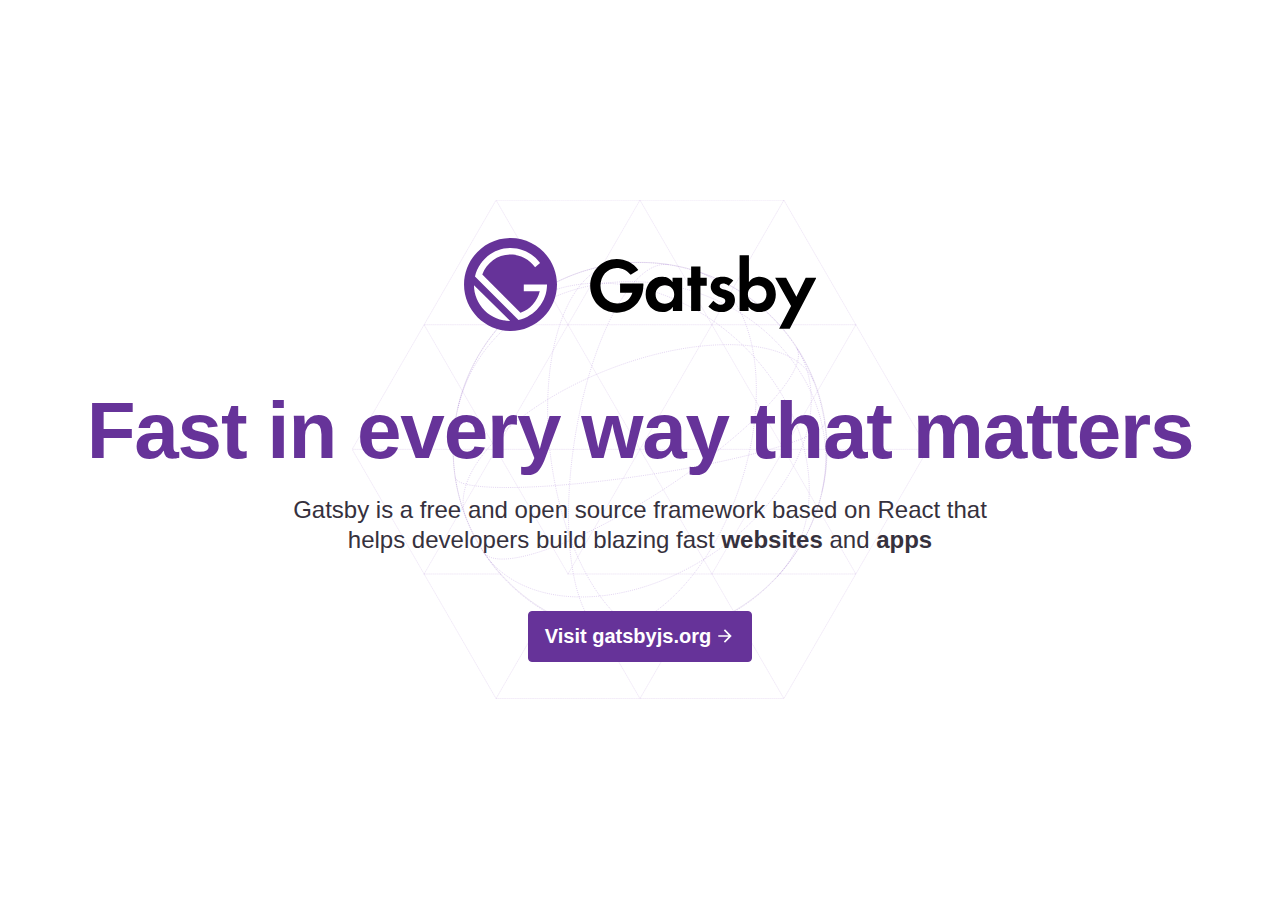
<file: index.html>
<!DOCTYPE html>
<html lang="en">
<head>
    <meta charset="UTF-8"/>
    <meta name="robots" content="noindex"/>
    <meta name="viewport" content="width=device-width, initial-scale=1"/>

    <link rel="dns-prefetch" href="https://fonts.googleapis.com"/>
    <link rel="stylesheet" href="https://fonts.googleapis.com/css?family=Source+Sans+Pro:400,700,800"/>
    <link rel="stylesheet" href="styles.css"/>

    <title>GatsbyJS</title>
    <meta name="description" content="GatsbyJS - Fast in every way that matters"/>

    <meta property="og:type" content="article"/>
    <meta property="og:title" content="GatsbyJS"/>
    <meta property="og:description" content="GatsbyJS - Fast in every way that matters"/>
    <meta property="og:image" content="gatsby.png"/>

    <meta name="twitter:card" content="summary"/>
    <meta name="twitter:title" content="GatsbyJS"/>
    <meta name="twitter:description" content="GatsbyJS - Fast in every way that matters"/>
    <meta name="twitter:image" content="gatsby.png"/>

    <link rel="icon" href="gatsby-square.png" type="image/png"/>

    <meta name="msapplication-TileColor" content="#663399"/>
    <meta name="theme-color" content="#663399"/>
</head>
<body>
<main>
    <a href="https://gatsbyjs.org/" class="logo">
        <img src="gatsby.svg" alt=""/>
    </a>
    <h1>
        Fast in every way that matters
    </h1>
    <p>
        Gatsby is a free and open source framework based on React that helps developers build blazing fast
        <strong>websites</strong> and <strong>apps</strong>
    </p>
    <a href="https://gatsbyjs.org/" class="button">
        Visit gatsbyjs.org
        <svg fill="currentColor" preserveAspectRatio="xMidYMid meet" height="1em" width="1em" viewBox="0 0 40 40"
             style="margin-left: 0.2em; vertical-align: middle;">
            <g>
                <path d="m20 6.6l13.4 13.4-13.4 13.4-2.3-2.4 9.3-9.4h-20.4v-3.2h20.4l-9.3-9.4z"></path>
            </g>
        </svg>
    </a>
</main>
</body>
</html>
</file>
<file: styles.css>
html, body {
    margin: 0;
    padding: 0;
    min-height: 100vh;
}

body {
    background-color: #fff;
    background-image: url('gatsby-globe.svg');
    background-size: 90vw;
    background-repeat: no-repeat;
    background-position: center center;
    background-attachment: fixed;

    display: flex;
    flex-direction: column;
    justify-content: center;
    align-items: center;
    text-align: center;

    font-family: "Muli", -apple-system, BlinkMacSystemFont, "Segoe UI", Roboto, "Helvetica Neue", Arial, "Noto Sans",
    sans-serif, "Apple Color Emoji", "Segoe UI Emoji", "Segoe UI Symbol", "Noto Color Emoji";
    font-size: 1rem;
    color: #36313d;
    -webkit-font-smoothing: antialiased;
    -moz-osx-font-smoothing: grayscale;
    text-rendering: optimizeLegibility;
}

main {
    display: flex;
    flex-direction: column;
    justify-content: center;
    align-items: center;
    padding: 2rem 0;
    width: 100%;
}

a {
    text-decoration: none;
}

a.logo {
    width: 90vw;
    margin-bottom: 3.5rem;
}

img {
    width: 100%;
}

h1 {
    color: rgb(102, 51, 153);
    font-size: 3rem;
    font-weight: 800;
    letter-spacing: -0.015em;
    line-height: 1;
    margin: 0 auto 1.5rem;
}

p {
    font-size: 1.5rem;
    line-height: 1.25;
    max-width: 44rem;
    margin: 0 auto 3.5rem;
}

a.button {
    flex-shrink: 0;
    display: inline-flex;
    align-items: center;
    padding: 0.75rem 1rem;
    cursor: pointer;

    border: 1px solid rgb(102, 51, 153);
    border-radius: 4px;

    background-color: rgb(102, 51, 153);
    background-size: 2rem 2rem;

    font-size: 1.25rem;
    font-weight: 700;
    color: rgb(255, 255, 255);
    line-height: 1.25;
    text-decoration: none;
    white-space: nowrap;

    transition: all 250ms cubic-bezier(0.4, 0, 0.2, 1) 0s;
}

@keyframes bg-scroll {
    0% {
        background-position: 0 0;
    }
    100% {
        background-position: 2rem 4rem;
    }
}

a.button:hover {
    background-color: rgb(102, 51, 153);
    background-image: linear-gradient(135deg, rgba(0, 0, 0, 0.1) 25%, transparent 25%, transparent 50%, rgba(0, 0, 0, 0.1) 50%, rgba(0, 0, 0, 0.1) 75%, transparent 75%, transparent);
    color: rgb(255, 255, 255);
    animation: 2.8s linear infinite bg-scroll;
    border-color: rgb(102, 51, 153);
}

@media screen and (min-width: 900px) {
    body {
        background-size: 45vw;
    }

    a.logo {
        width: 22rem;
    }

    h1 {
        font-size: 5rem;
    }
}
</file>
